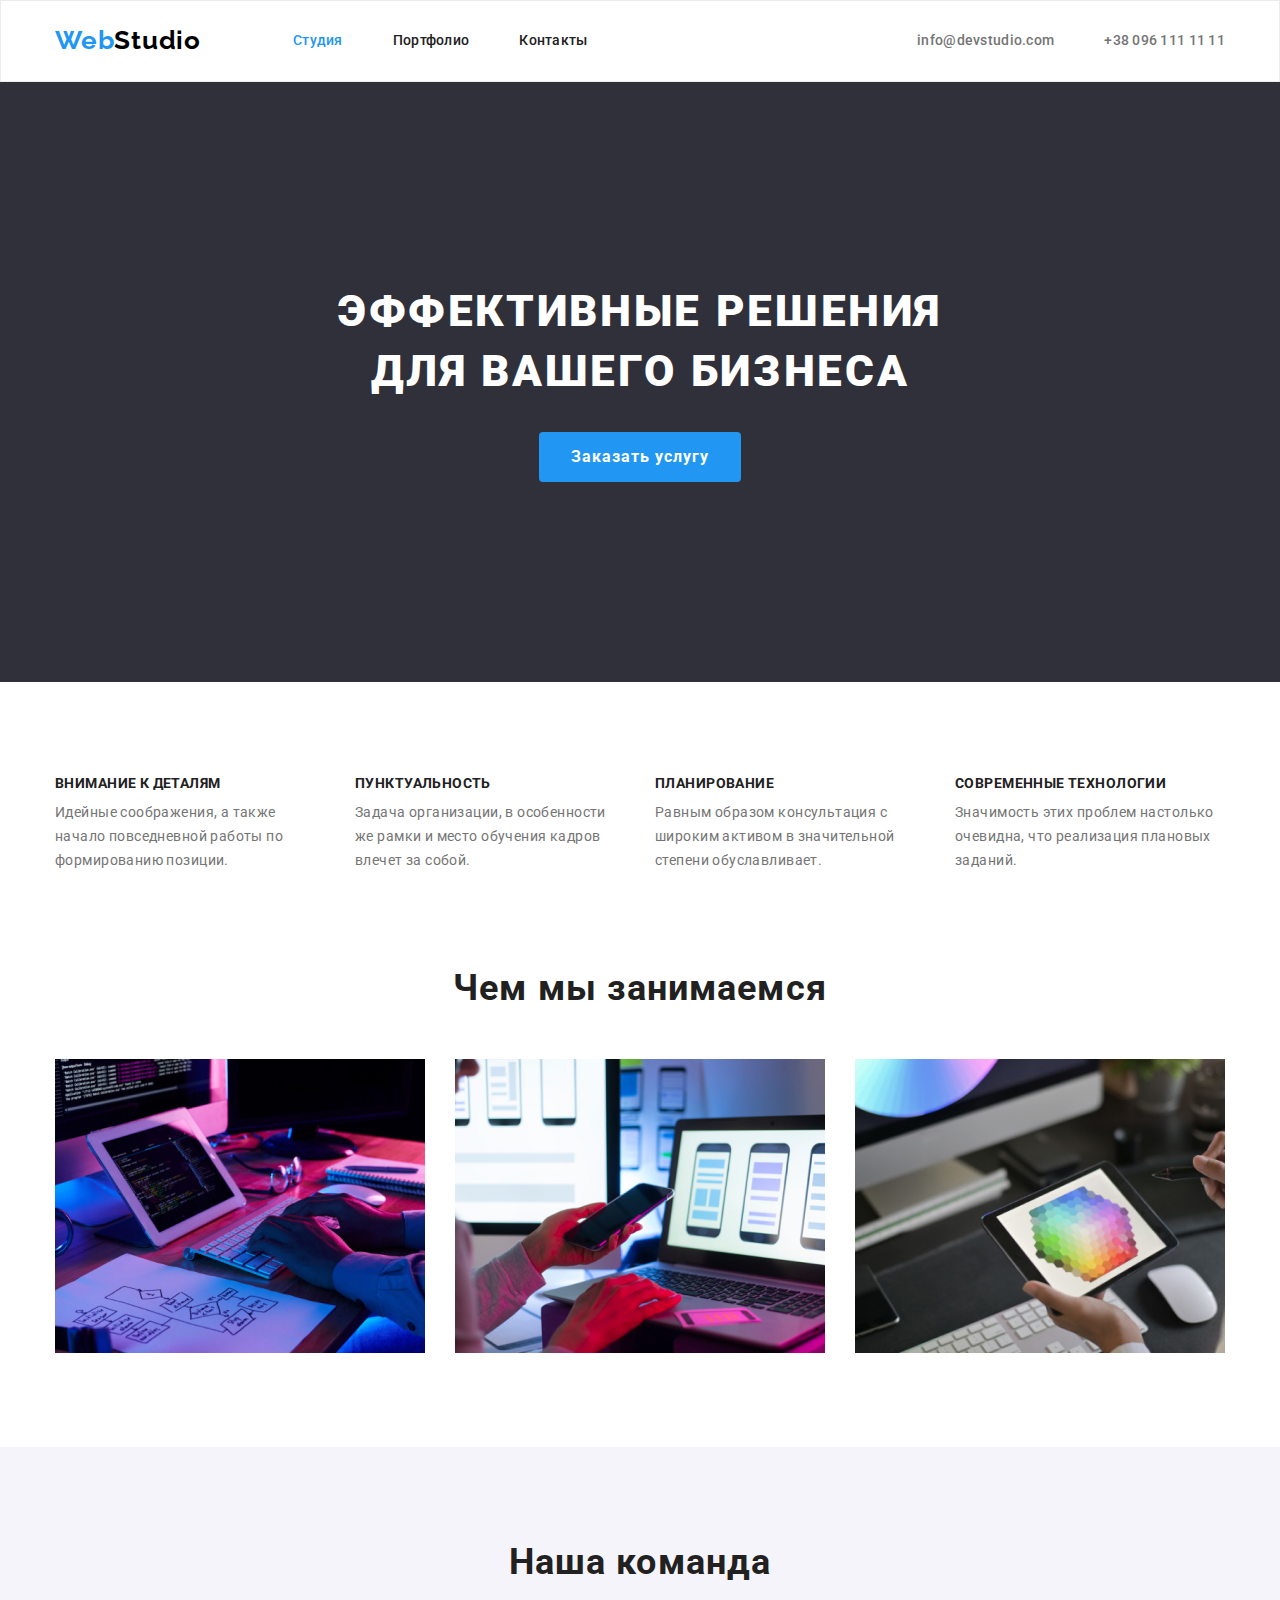
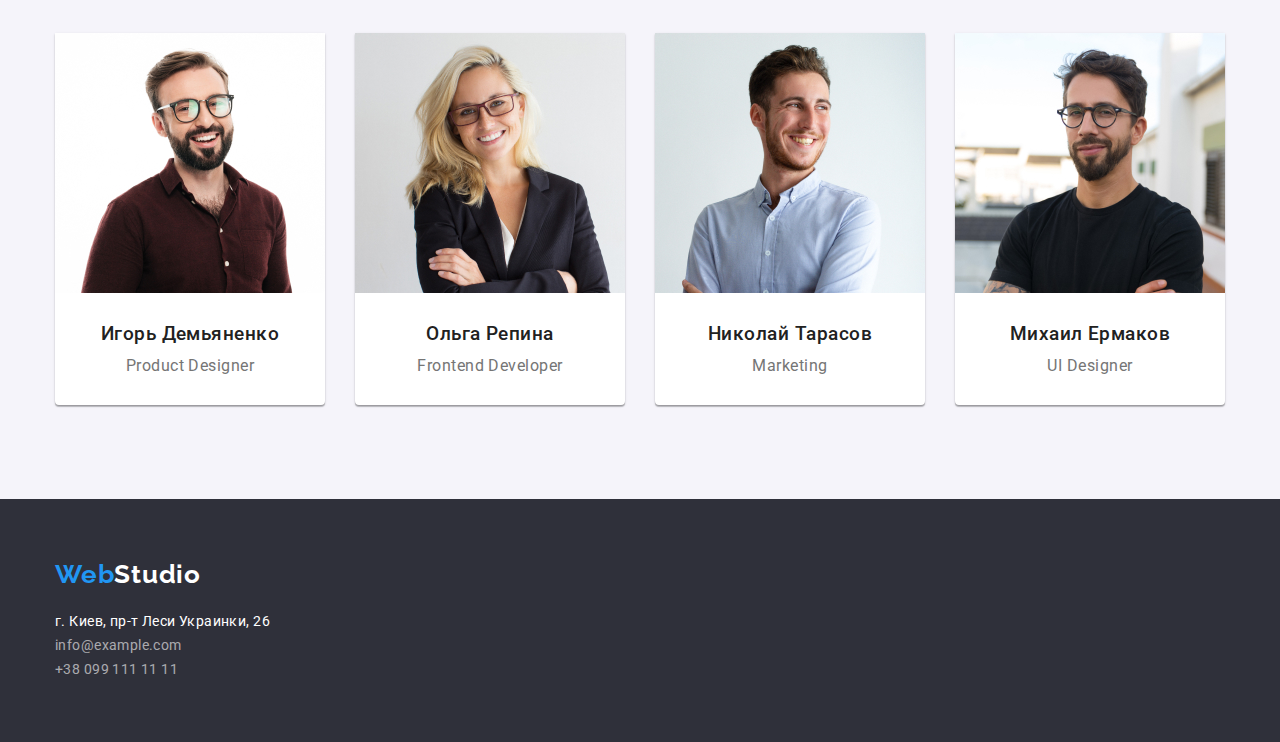
<file: index.html>
<!DOCTYPE html>
<html lang="ru">

<head>
    <meta charset="UTF-8">
    <meta http-equiv="X-UA-Compatible" content="IE=edge">
    <meta name="viewport" content="width=device-width, initial-scale=1.0">
    <title>Web Studio</title>
    <link rel="preconnect" href="https://fonts.gstatic.com">
    <link 
        href="https://fonts.googleapis.com/css2?family=Raleway:wght@700&family=Roboto:wght@400;500;700;900&display=swap"
        rel="stylesheet">
    <link 
        rel="stylesheet" 
        href="https://cdnjs.cloudflare.com/ajax/libs/modern-normalize/1.0.0/modern-normalize.min.css" 
    />
    <link rel="stylesheet" href="./css/styles.css">
</head>

<body>
    <!--TOP LINE-->
    <header class="top-line">
        <div class="container top-line-container">
            <a class="logo-link link" href="./index.html">Web<span class="top-line-logo">Studio</span></a>
            <nav class="top-line-navigation">
                <ul class="navigation-list list">
                    <li class="navigation-list-item">
                        <a class="navigation-list-link link current" href="./index.html">Студия</a>
                    </li>
                    <li class="navigation-list-item">
                        <a class="navigation-list-link link" href="./portfolio.html">Портфолио</a>
                    </li>
                    <li class="navigation-list-item">
                        <a class="navigation-list-link link" href="#">Контакты</a>
                    </li>
                </ul>
            </nav>
            
            <ul class="contact-list list">
                <li class="contact-item">
                    <a class="contact-link link" href="mailto:info@devstudio.com">info@devstudio.com</a>
                </li>
                <li class="contact-item">
                    <a class="contact-link link" href="tel:+380961111111">+38 096 111 11 11</a>
                </li>
            </ul>
        </div>        
    </header>

    <main>
        <!--HERO-->
        <section class="hero">
            <div class="container">
                <h1 class="hero-title">Эффективные решения <br> для вашего бизнеса</h1>
                <button class="modal-btn" type="button">Заказать услугу</button>
            </div>            
        </section>
        <!--FEATURES-->
        <section class="features">
            <div class="container">
                <h2 hidden>Особенности</h2>
            <ul class="features-list list">
                <li class="features-item">
                    <h3 class="features-subtitle">Внимание к деталям</h3>
                    <p class="features-description">Идейные соображения, а также начало повседневной работы по формированию позиции.</p>
                </li>
                <li class="features-item">
                    <h3 class="features-subtitle">Пунктуальность</h3>
                    <p class="features-description">Задача организации, в особенности же рамки и место обучения кадров влечет за собой.</p>
                </li>
                <li class="features-item">
                    <h3 class="features-subtitle">Планирование</h3>
                    <p class="features-description">Равным образом консультация с широким активом в значительной степени обуславливает.</p>
                </li>
                <li class="features-item">
                    <h3 class="features-subtitle">Современные технологии</h3>
                    <p class="features-description">Значимость этих проблем настолько очевидна, что реализация плановых заданий.</p>
                </li>
            </ul>
            </div>            
        </section>
        <!--DOING-->
        <section class="doing">
            <div class="container">
                <h2 class="section-title">Чем мы занимаемся</h2>
                <ul class="doing-img-list list">
                    <li class="doing-img-list-item">
                        <img class="doing-img-list-img" src="./images/doing/doing-img-1.jpg" alt="написание кода" width="370"
                            height="294">
                    </li>
                    <li class="doing-img-list-item">
                        <img class="doing-img-list-img" src="./images/doing/doing-img-2.jpg" alt="разработка приложений" width="370"
                            height="294">
                    </li>
                    <li class="doing-img-list-item">
                        <img class="doing-img-list-img" src="./images/doing/doing-img-3.jpg" alt="дизайн" width="370" height="294">
                    </li>
                </ul>
            </div>           
        </section>
        <!--TEAM-->
        <section class="team section">
            <div class="container">
                <h2 class="section-title">Наша команда</h2>
                <ul class="team-list list">
                    <li class="team-list-item">
                        <img class="team-list-img" src="./images/team/team-img-1.jpg" alt="Игорь Демьяненко" width="270" height="260">
                        <div class="team-list-content">
                            <h3 class="team-name">Игорь Демьяненко</h3>
                            <p class="team-position" lang="en">Product Designer</p>
                        </div>                        
                    </li>
                    <li class="team-list-item">
                        <img class="team-list-img" src="./images/team/team-img-2.jpg" alt="Ольга Репина" width="270" height="260">
                        <div class="team-list-content">
                            <h3 class="team-name">Ольга Репина</h3>
                            <p class="team-position" lang="en">Frontend Developer</p>
                        </div>                        
                    </li>
                    <li class="team-list-item">
                        <img class="team-list-img" src="./images/team/team-img-3.jpg" alt="Николай Тарасов" width="270" height="260">                        
                        <div class="team-list-content">
                            <h3 class="team-name">Николай Тарасов</h3>
                            <p class="team-position" lang="en">Marketing</p>
                        </div>                        
                    </li>
                    <li class="team-list-item">
                        <img class="team-list-img" src="./images/team/team-img-4.jpg" alt="Михаил Ермаков" width="270" height="260">
                        <div class="team-list-content">
                            <h3 class="team-name">Михаил Ермаков</h3>
                            <p class="team-position" lang="en">UI Designer</p>
                        </div>                        
                    </li>
                </ul>
            </div>           
        </section>
    </main>

    <footer class="footer">
        <div class="container">
            <a class="logo-link link" href="./index.html">Web<span class="footer-logo">Studio</span></a>
            <address>
                <ul class="adress-list list">
                    <li class="adress-item">
                        <a class="adress-link link" href="https://goo.gl/maps/d2A4MDdr7iuBAoG17" target="_blank">г. Киев, пр-т Леси
                            Украинки, 26</a>
                    </li>
                    <li class="adress-item">
                        <a class="footer-contact-link link" href="mailto:info@example.com">info@example.com</a>
                    </li>
                    <li class="adress-item">
                        <a class="footer-contact-link link" href="tel:+380991111111">+38 099 111 11 11</a>
                    </li>
                </ul>
            </address>
        </div>        
    </footer>
</body>

</html>
</file>
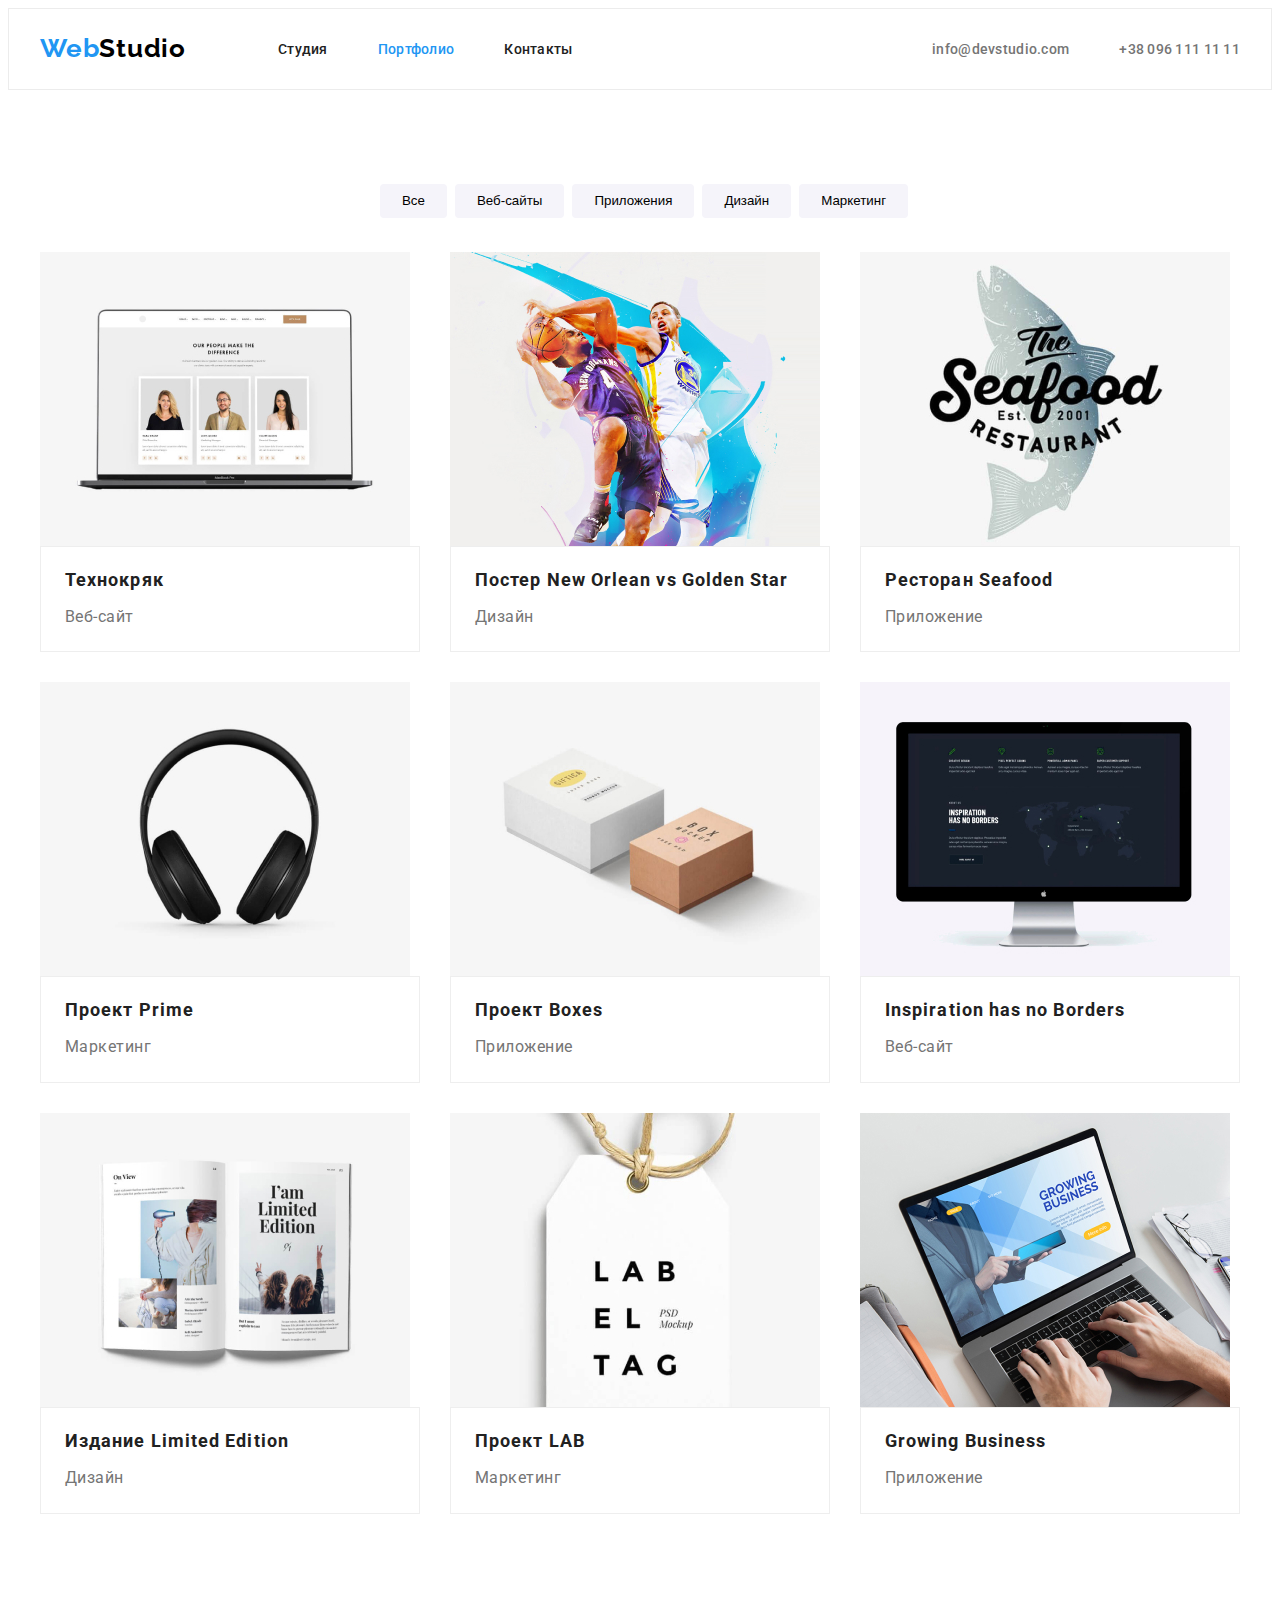
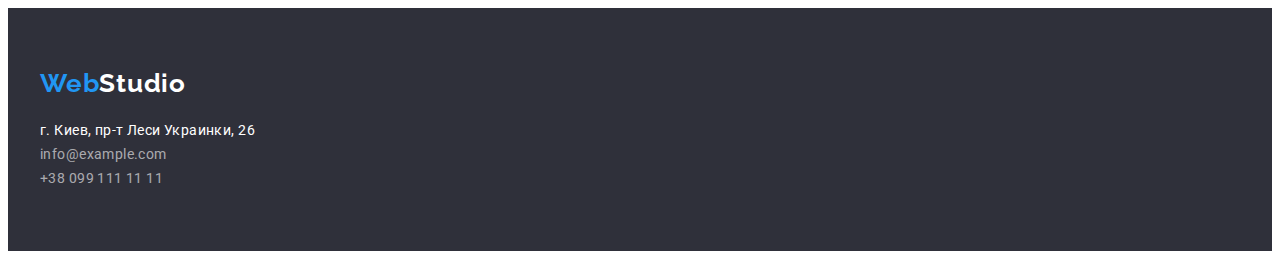
<file: portfolio.html>
<!DOCTYPE html>
<html lang="ru">

<head>
    <meta charset="UTF-8">
    <meta http-equiv="X-UA-Compatible" content="IE=edge">
    <meta name="viewport" content="width=device-width, initial-scale=1.0">
    <title>Web Studio</title>
    <link rel="preconnect" href="https://fonts.gstatic.com">
    <link href="https://fonts.googleapis.com/css2?family=Raleway:wght@700&family=Roboto:wght@400;500;700;900&display=swap"
        rel="stylesheet">
    <link rel="stylesheet" href="https://cdnjs.cloudflare.com/ajax/libs/modern-normalize/1.0.0/modern-normalize.min.css"
        integrity="sha512-ISS7cAi1PEhQ8jnbJpJZMd29NlhNj4AWYyLOSp2CE/CsHxTCu+r+t0D2yoJudVrd0/8fTVPUVDzY5Tvli75u/g=="
        crossorigin="anonymous" />
    <link rel="stylesheet" href="./css/styles.css">
</head>
<body>
    <!--TOP LINE-->
    <header class="top-line">
        <div class="container top-line-container">
            <a class="logo-link link" href="./index.html">Web<span class="top-line-logo">Studio</span></a>
            <nav class="top-line-navigation">
                <ul class="navigation-list list">
                    <li class="navigation-list-item">
                        <a class="navigation-list-link link" href="./index.html">Студия</a>
                    </li>
                    <li class="navigation-list-item">
                        <a class="navigation-list-link link current" href="./portfolio.html">Портфолио</a>
                    </li>
                    <li class="navigation-list-item">
                        <a class="navigation-list-link link" href="#">Контакты</a>
                    </li>
                </ul>
            </nav>
            
            <ul class="contact-list list">
                <li class="contact-item">
                    <a class="contact-link link" href="mailto:info@devstudio.com">info@devstudio.com</a>
                </li>
                <li class="contact-item">
                    <a class="contact-link link" href="tel:+380961111111">+38 096 111 11 11</a>
                </li>
            </ul>
        </div>        
    </header>

    <main class="section">
        <div class="container">
            <!-- FILTER -->
            <div class="filter">
                <ul class="filter-list list">
                    <li class="filter-list-item">
                        <button class="filter-btn" type="button">Все</button>
                    </li>
                    <li class="filter-list-item">
                        <button class="filter-btn" type="button">Веб-сайты</button>
                    </li>
                    <li class="filter-list-item">
                        <button class="filter-btn" type="button">Приложения</button>
                    </li>
                    <li class="filter-list-item">
                        <button class="filter-btn" type="button">Дизайн</button>
                    </li>
                    <li class="filter-list-item">
                        <button class="filter-btn" type="button">Маркетинг</button>
                    </li>
                </ul>
            </div>
            
            <!-- PROJECT -->
            <ul class="project-list list">
                <li class="project-list-item">
                    <img class="project-img" src="./images/portfolio/portfolio-img-1.jpg" alt="Веб-сайт Технокряк" width="370"
                        height="294">
                    <div class="project-list-content">
                        <h3 class="project-title">Технокряк</h3>
                        <p class="project-type">Веб-сайт</p>
                    </div>                    
                </li>
                <li class="project-list-item">
                    <img class="project-img" src="./images/portfolio/portfolio-img-2.jpg" alt="Дизайн постера" width="370"
                        height="294">
                    <div class="project-list-content">
                        <h3 class="project-title">Постер New Orlean vs Golden Star</h3>
                        <p class="project-type">Дизайн</p>
                    </div>                    
                </li>
                <li class="project-list-item">
                    <img class="project-img" src="./images/portfolio/portfolio-img-3.jpg" alt="Приложение для ресторана" width="370"
                        height="294">
                    <div class="project-list-content">
                        <h3 class="project-title">Ресторан Seafood</h3>
                        <p class="project-type">Приложение</p>
                    </div>                    
                </li>
                <li class="project-list-item">
                    <img class="project-img" src="./images/portfolio/portfolio-img-4.jpg" alt="Наушники" width="370" height="294">
                    <div class="project-list-content">
                        <h3 class="project-title">Проект Prime</h3>
                        <p class="project-type">Маркетинг</p>
                    </div>                    
                </li>
                <li class="project-list-item">
                    <img class="project-img" src="./images/portfolio/portfolio-img-5.jpg" alt=" Приложение для проекта" width="370"
                        height="294">
                    <div class="project-list-content">
                        <h3 class="project-title">Проект Boxes</h3>
                        <p class="project-type">Приложение</p>
                    </div>                    
                </li>
                <li class="project-list-item">
                    <img class="project-img" src="./images/portfolio/portfolio-img-6.jpg" alt="Веб-сайт Вдохновение" width="370"
                        height="294">
                    <div class="project-list-content">
                        <h3 class="project-title">Inspiration has no Borders</h3>
                        <p class="project-type">Веб-сайт</p>
                    </div>                    
                </li>
                <li class="project-list-item">
                    <img class="project-img" src="./images/portfolio/portfolio-img-7.jpg" alt="Дизайн книги" width="370"
                        height="294">
                    <div class="project-list-content">
                        <h3 class="project-title">Издание Limited Edition</h3>
                        <p class="project-type">Дизайн</p>
                    </div>                        
                </li>
                <li class="project-list-item">
                    <img class="project-img" src="./images/portfolio/portfolio-img-8.jpg" alt="Проект бирка" width="370"
                        height="294">
                    <div class="project-list-content">
                        <h3 class="project-title">Проект LAB</h3>
                        <p class="project-type">Маркетинг</p>
                    </div>                    
                </li>
                <li class="project-list-item">
                    <img class="project-img" src="./images/portfolio/portfolio-img-9.jpg" alt="Приложение для бизнеса" width="370"
                        height="294">
                    <div class="project-list-content">
                        <h3 class="project-title">Growing Business</h3>
                        <p class="project-type">Приложение</p>
                    </div>                    
                </li>
            </ul>
        </div>        
    </main>

    <footer class="footer">
        <div class="container">
            <a class="logo-link link" href="./index.html">Web<span class="footer-logo">Studio</span></a>
            <address>
                <ul class="adress-list list">
                    <li class="adress-item">
                        <a class="adress-link link" href="https://goo.gl/maps/d2A4MDdr7iuBAoG17" target="_blank">г. Киев, пр-т
                            Леси Украинки, 26</a>
                    </li>
                    <li class="adress-item">
                        <a class="footer-contact-link link" href="mailto:info@example.com">info@example.com</a>
                    </li>
                    <li class="adress-item">
                        <a class="footer-contact-link link" href="tel:+380991111111">+38 099 111 11 11</a>
                    </li>
                </ul>
            </address>
        </div>        
    </footer>
    
</body>
</file>
<file: css/styles.css>
:root {
  --accent-color: #2196f3;
  --top-line-logo-color: #000000;
  --dark-background-color: #2f303a;
  --title-color: #212121;
  --light-background-color: #f5f4fa;
  --footer-contact-color: rgba(255, 255, 255, 0.6);
  --modal-btn-accent: #188ce8;
  --text-on-dark-color: #ffffff;
  --text-color: #757575;
  --top-line-border-color: #ececec;
  --project-list-border-color: #eeeeee;
}

h1,
h2,
h3,
h4,
h5,
h6,
p {
  margin-top: 0;
  margin-bottom: 0;
}

ul,
ol {
  margin-top: 0;
  margin-bottom: 0;
  padding-left: 0;
}

img {
  display: block;
}

.list {
  list-style: none;
}

.link {
  text-decoration: none;
}

.section {
  padding-top: 94px;
  padding-bottom: 94px;
}

.container {
  width: 1200px;
  padding-left: 15px;
  padding-right: 15px;
  margin: 0 auto;
}

body {
  font-family: 'Roboto', sans-serif;
  color: var(--text-color);
}

/*======= COMPONENTS =======*/
.logo-link {
  font-family: 'Raleway', sans-serif;
  font-weight: 700;
  font-size: 26px;
  line-height: 1.19;
  letter-spacing: 0.03em;
  color: var(--accent-color);
}

.section-title {
  font-size: 36px;
  line-height: 1.17;
  text-align: center;
  letter-spacing: 0.03em;
  color: var(--title-color);
  margin-bottom: 50px;
}
/*======= END COMPONENTS =======*/

/*======= TOP LINE =======*/
.top-line {
  padding-top: 24px;
  padding-bottom: 25px;
  border: 1px solid var(--top-line-border-color);
}

.top-line-container {
  display: flex;
  align-items: center;
}

.navigation-list {
  display: flex;
}

.contact-list {
  display: flex;
  margin-left: auto;
}

.logo-link {
  margin-right: 92px;
}

.top-line-logo {
  color: var(--top-line-logo-color);
}

.navigation-list-link {
  font-weight: 500;
  font-size: 14px;
  line-height: 1.14;
  letter-spacing: 0.02em;
  color: var(--title-color);
}

.navigation-list-link:hover,
.navigation-list-link:focus {
  color: var(--accent-color);
}

.navigation-list .current {
  color: var(--accent-color);
}

.navigation-list-item:not(:last-child) {
  margin-right: 50px;
}

.contact-link {
  font-weight: 500;
  font-size: 14px;
  line-height: 1.14;
  letter-spacing: 0.02em;
  color: var(--text-color);
}

.contact-link:hover,
.contact-link:focus {
  color: var(--accent-color);
}

.contact-item:not(:last-child) {
  margin-right: 50px;
}
/*======= END TOP LINE =======*/

/*======= HERO =======*/
.hero {
  background-color: var(--dark-background-color);
  padding-top: 200px;
  padding-bottom: 200px;
  margin-bottom: 94px;
  text-align: center;
}
.hero-title {
  font-weight: 900;
  font-size: 44px;
  line-height: 1.36;
  letter-spacing: 0.06em;
  text-transform: uppercase;
  color: var(--text-on-dark-color);
  margin-bottom: 30px;
}

.modal-btn {
  min-width: 200px;
  border-radius: 4px;
  border: transparent;
  font-weight: 700;
  font-size: 16px;
  line-height: 1.87;
  align-items: center;
  letter-spacing: 0.06em;
  color: var(--text-on-dark-color);
  background-color: var(--accent-color);
  cursor: pointer;
  padding: 10px 32px;
}

.modal-btn:hover,
.modal-btn:focus {
  background-color: var(--modal-btn-accent);
  box-shadow: 0px 4px 4px rgba(0, 0, 0, 0.15);
}
/*======= END HERO =======*/

/*======= FEATURES =======*/

.features {
  margin-bottom: 94px;
}

.features-list {
  display: flex;
  flex-wrap: wrap;
}

.features-item {
  width: 270px;
}

.features-item:not(:last-child) {
  margin-right: 30px;
}

.features-subtitle {
  font-size: 14px;
  line-height: 1.14;
  letter-spacing: 0.03em;
  text-transform: uppercase;
  color: var(--title-color);
  margin-bottom: 10px;
}

.features-description {
  font-size: 14px;
  line-height: 1.71;
  letter-spacing: 0.03em;
}
/*======= END FEATURES =======*/

/*======= DOING =======*/
.doing {
  margin-bottom: 94px;
}

.doing-img-list {
  display: flex;
  flex-wrap: wrap;
  margin-left: -30px;
  margin-top: -30px;
}
.doing-img-list-item {
  margin-left: 30px;
  margin-top: 30px;
  flex-basis: calc((100% - 90px) / 3);
}
/*======= END DOING =======*/

/*======= TEAM =======*/
.team {
  background-color: var(--light-background-color);
}

.team-list {
  font-size: 16px;
  line-height: 1.19;
  text-align: center;
  letter-spacing: 0.03em;
  display: flex;
  flex-wrap: wrap;
  margin-left: -30px;
  margin-top: -30px;
}

.team-list-content {
  padding-top: 30px;
}

.team-list-item {
  margin-left: 30px;
  margin-top: 30px;
  flex-basis: calc((100% - 120px) / 4);
  background: var(--text-on-dark-color);
  box-shadow: 0px 1px 3px rgba(0, 0, 0, 0.12), 0px 1px 1px rgba(0, 0, 0, 0.14),
    0px 2px 1px rgba(0, 0, 0, 0.2);
  border-radius: 0px 0px 4px 4px;
}

.team-name {
  font-weight: 500;
  color: var(--title-color);
  margin-bottom: 10px;
}

.team-position {
  padding-bottom: 30px;
}
/*======= END TEAM =======*/

/*======= FOOTER =======*/
.footer {
  background-color: var(--dark-background-color);
  padding-top: 60px;
  padding-bottom: 60px;
}

.footer-logo {
  color: var(--text-on-dark-color);
}

.adress-list {
  font-style: normal;
  font-size: 14px;
  line-height: 1.71;
  letter-spacing: 0.03em;
  margin-top: 20px;
}
.adress-link {
  color: var(--text-on-dark-color);
}

.footer-contact-link {
  color: var(--footer-contact-color);
}

.adress-list .link:hover,
.adress-list .link:focus {
  color: var(--accent-color);
}
/*======= END FOOTER =======*/

/* ======= PORTFOLIO ======= */
/* FILTER */
.filter-list {
  display: flex;
  align-items: center;
  margin-bottom: 34px;
  justify-content: center;
}
.filter-list-item {
  font-weight: 500;
  font-size: 16px;
  text-align: center;
  letter-spacing: 0.03em;
  color: var(--title-color);
  margin-left: 8px;
}

.filter-btn {
  background-color: var(--light-background-color);
  border-radius: 4px;
  border: transparent;
  cursor: pointer;
  padding: 6px 22px;
  line-height: 1.62;
}

.filter-btn:focus,
.filter-btn:hover {
  background-color: var(--accent-color);
  color: var(--text-on-dark-color);
  box-shadow: 0px 3px 1px rgba(0, 0, 0, 0.1), 0px 1px 2px rgba(0, 0, 0, 0.08),
    0px 2px 2px rgba(0, 0, 0, 0.12);
}

/* PROJECT */
.project-list {
  display: flex;
  flex-wrap: wrap;
  margin-left: -30px;
  margin-top: -30px;
}

.project-list-item {
  margin-left: 30px;
  margin-top: 30px;
  flex-basis: calc((100% - 90px) / 3);
}

.project-list-content {
  padding: 15px 24px 20px 24px;
  border: 1px solid var(--project-list-border-color);
}

.project-title {
  font-size: 18px;
  line-height: 2;
  letter-spacing: 0.06em;
  color: var(--title-color);
  margin-bottom: 4px;
}
.project-type {
  font-size: 16px;
  line-height: 1.87;
  letter-spacing: 0.03em;
}
/* ======= END PORTFOLIO ======= */
</file>
